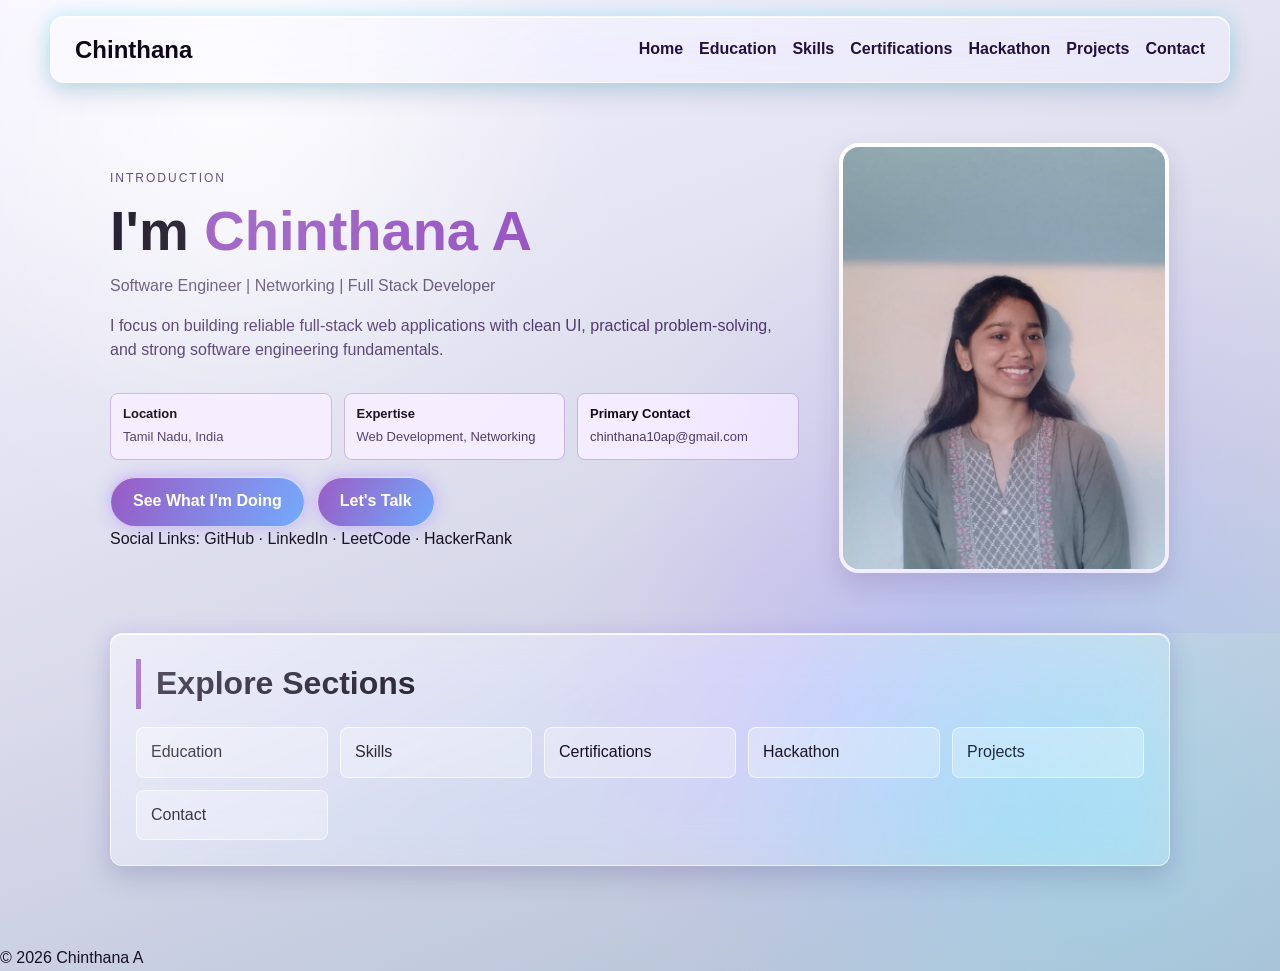
<file: index.html>
<!DOCTYPE html>
<html lang="en">
<head>
  <meta charset="UTF-8">
  <meta name="viewport" content="width=device-width, initial-scale=1.0">
  <title>Chinthana | Home</title>
  <link rel="stylesheet" href="style.css">
</head>
<body>
  <nav>
    <h2 class="logo">Chinthana</h2>
    <ul>
      <li><a href="index.html">Home</a></li>
      <li><a href="education.html">Education</a></li>
      <li><a href="skills.html">Skills</a></li>
      <li><a href="certifications.html">Certifications</a></li>
      <li><a href="achievements.html">Hackathon</a></li>
      <li><a href="projects.html">Projects</a></li>
      <li><a href="contact.html">Contact</a></li>
    </ul>
  </nav>

  <main class="home-main home-clean">
    <section class="home-hero clean-hero">
      <div class="container clean-layout">
        <div class="home-text clean-text">
          <p class="welcome-tag">INTRODUCTION</p>
          <h1>I'm <span>Chinthana A</span></h1>
          <p class="profession">Software Engineer | Networking | Full Stack Developer</p>
          <p class="intro">
            I focus on building reliable full-stack web applications with clean UI, practical
            problem-solving, and strong software engineering fundamentals.
          </p>
          <div class="home-meta">
            <div><strong>Location</strong><span>Tamil Nadu, India</span></div>
            <div><strong>Expertise</strong><span>Web Development, Networking</span></div>
            <div><strong>Primary Contact</strong><span>chinthana10ap@gmail.com</span></div>
          </div>
          <div class="home-actions">
            <a href="projects.html" class="btn">See What I'm Doing</a>
            <a href="contact.html" class="btn btn-outline">Let's Talk</a>
          </div>
          <p class="social-inline">Social Links: GitHub · LinkedIn · LeetCode · HackerRank</p>
        </div>
        <div class="home-photo-wrap">
          <img src="assets/profile-new.png" alt="Chinthana profile photo" class="profile-photo">
        </div>
      </div>
    </section>
    <section class="container quick-links-wrap">
      <div class="quick-links card clean-quick">
        <h2 class="section-title">Explore Sections</h2>
        <div class="quick-grid">
          <a href="education.html">Education</a>
          <a href="skills.html">Skills</a>
          <a href="certifications.html">Certifications</a>
          <a href="achievements.html">Hackathon</a>
          <a href="projects.html">Projects</a>
          <a href="contact.html">Contact</a>
        </div>
      </div>
    </section>
  </main>

  <footer>© 2026 Chinthana A</footer>
</body>
</html>
</file>
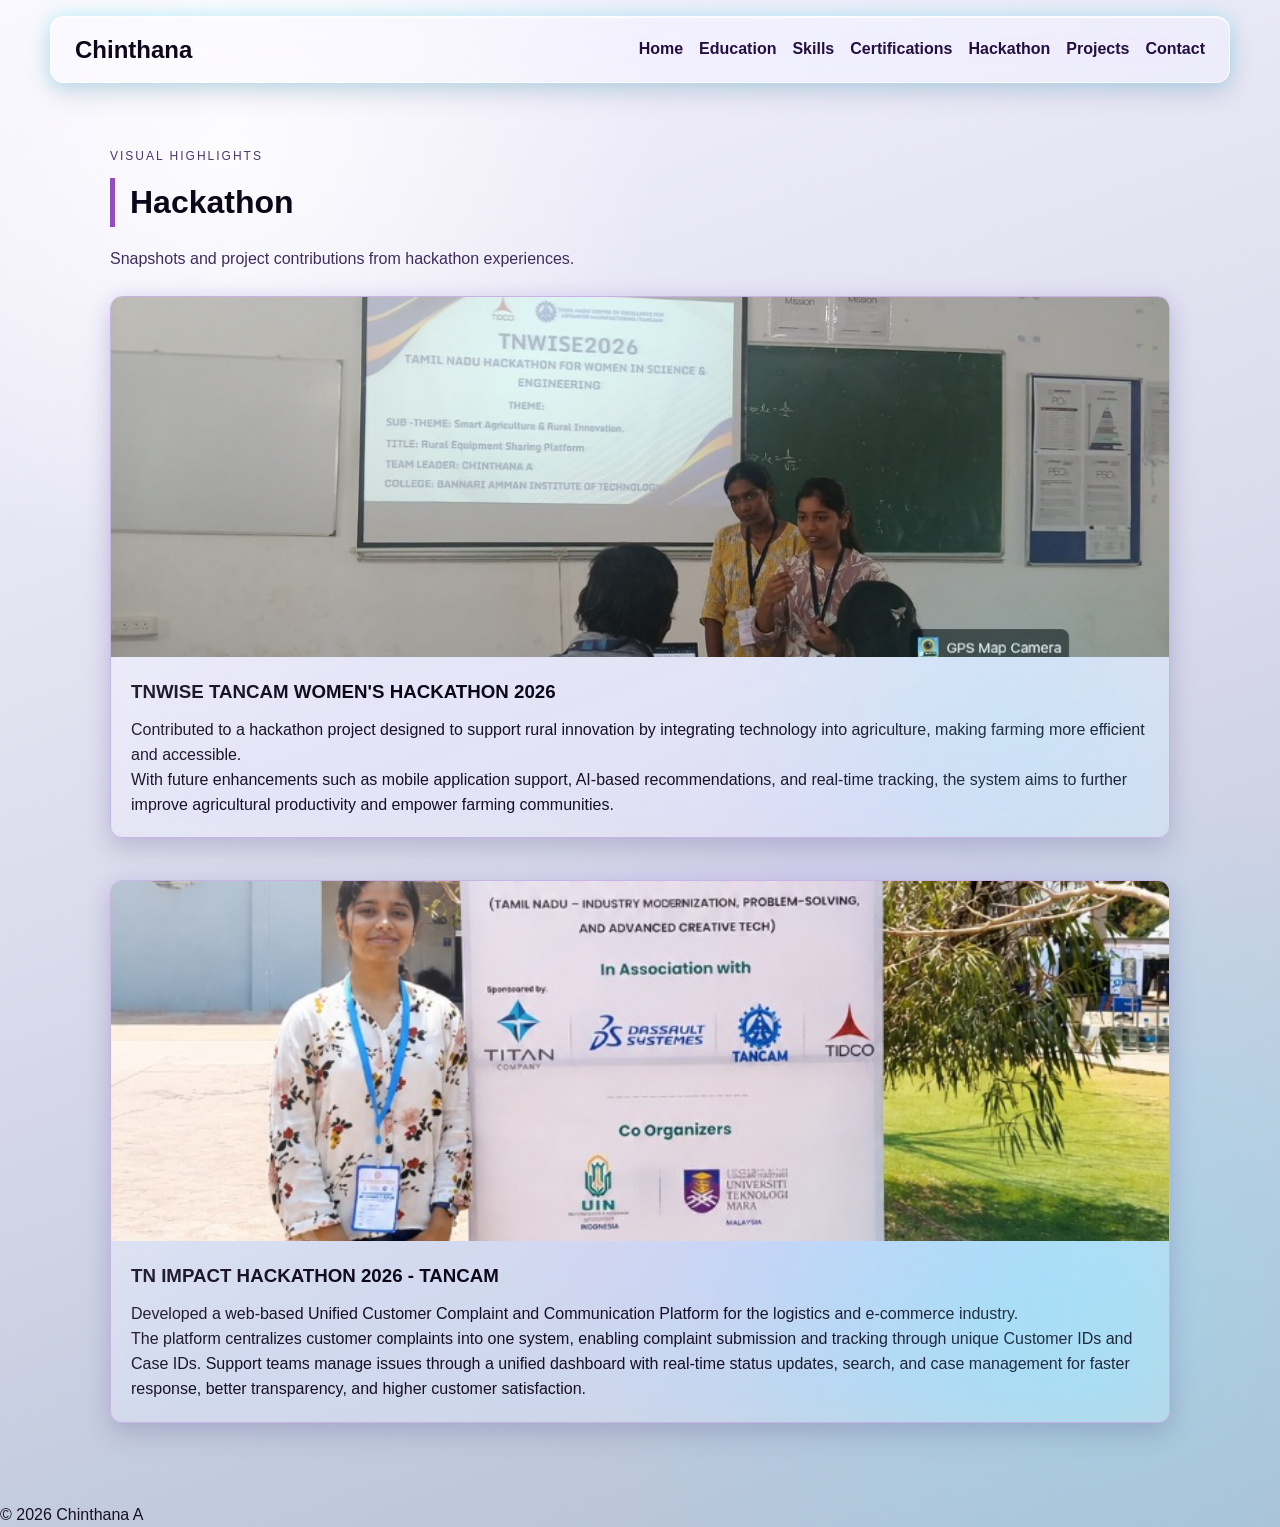
<file: achievements.html>
<!DOCTYPE html>
<html>
<head>
  <meta charset="UTF-8">
  <meta name="viewport" content="width=device-width, initial-scale=1.0">
  <title>Chinthana | Hackathon</title>
  <link rel="stylesheet" href="style.css">
</head>
<body>

<nav>
  <h2 class="logo">Chinthana</h2>
  <ul>
    <li><a href="index.html">Home</a></li>
    <li><a href="education.html">Education</a></li>
    <li><a href="skills.html">Skills</a></li>
    <li><a href="certifications.html">Certifications</a></li>
    <li><a href="achievements.html">Hackathon</a></li>
    <li><a href="projects.html">Projects</a></li>
    <li><a href="contact.html">Contact</a></li>
  </ul>
</nav>

<main class="container">
  <div class="page-header">
    <p class="welcome-tag">VISUAL HIGHLIGHTS</p>
    <h2 class="section-title">Hackathon</h2>
    <p class="section-subtitle">Snapshots and project contributions from hackathon experiences.</p>
  </div>

  <div class="hackathon-grid">
    <article class="card hackathon-card">
      <img src="assets/tnwise-hackathon.png" alt="TNWISE TANCAM Women's Hackathon 2026">
      <div class="hackathon-content">
        <h3>TNWISE TANCAM WOMEN'S HACKATHON 2026</h3>
        <p>
          Contributed to a hackathon project designed to support rural innovation by integrating
          technology into agriculture, making farming more efficient and accessible.
        </p>
        <p>
          With future enhancements such as mobile application support, AI-based recommendations,
          and real-time tracking, the system aims to further improve agricultural productivity and
          empower farming communities.
        </p>
      </div>
    </article>

    <article class="card hackathon-card">
      <img src="assets/tn-impact-hackathon.png" alt="TN IMPACT HACKATHON 2026 - TANCAM">
      <div class="hackathon-content">
        <h3>TN IMPACT HACKATHON 2026 - TANCAM</h3>
        <p>
          Developed a web-based Unified Customer Complaint and Communication Platform for the
          logistics and e-commerce industry.
        </p>
        <p>
          The platform centralizes customer complaints into one system, enabling complaint
          submission and tracking through unique Customer IDs and Case IDs. Support teams manage
          issues through a unified dashboard with real-time status updates, search, and case
          management for faster response, better transparency, and higher customer satisfaction.
        </p>
      </div>
    </article>
  </div>
</main>

<footer>© 2026 Chinthana A</footer>
</body>
</html>
</file>
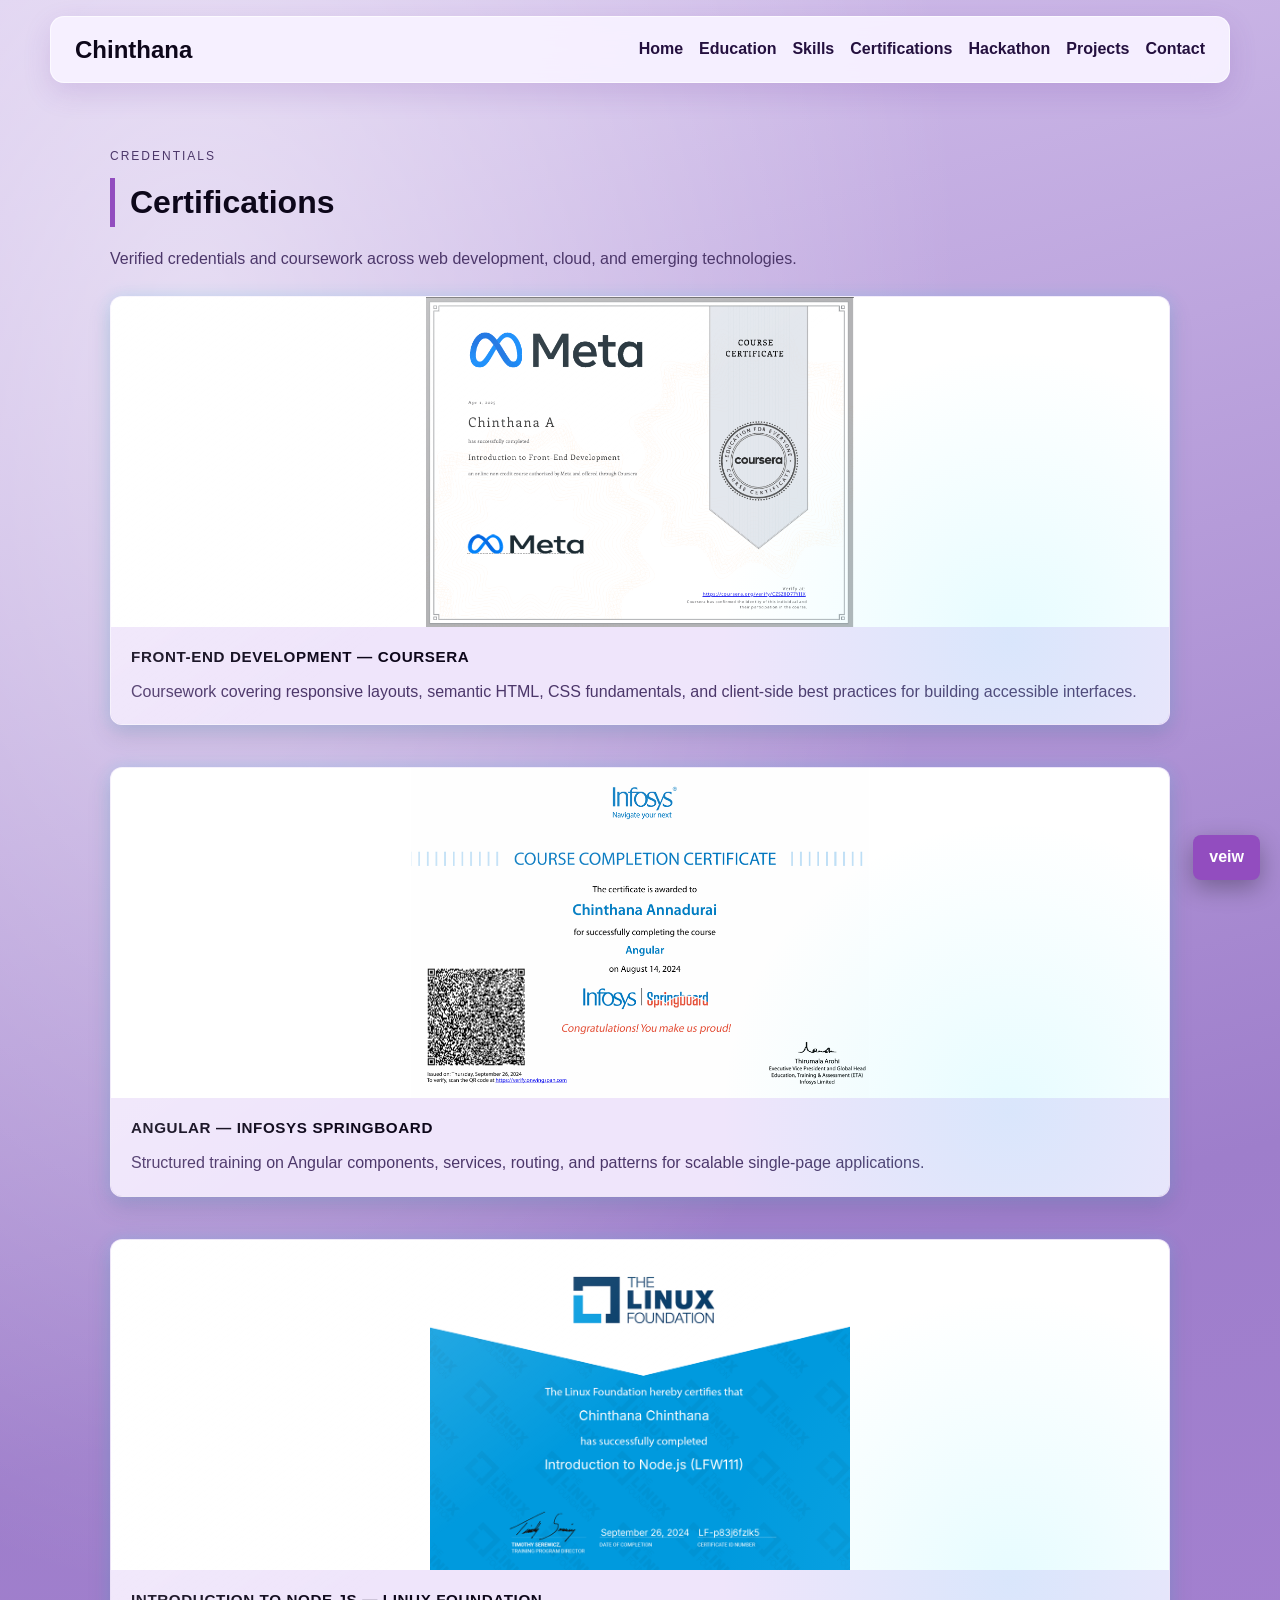
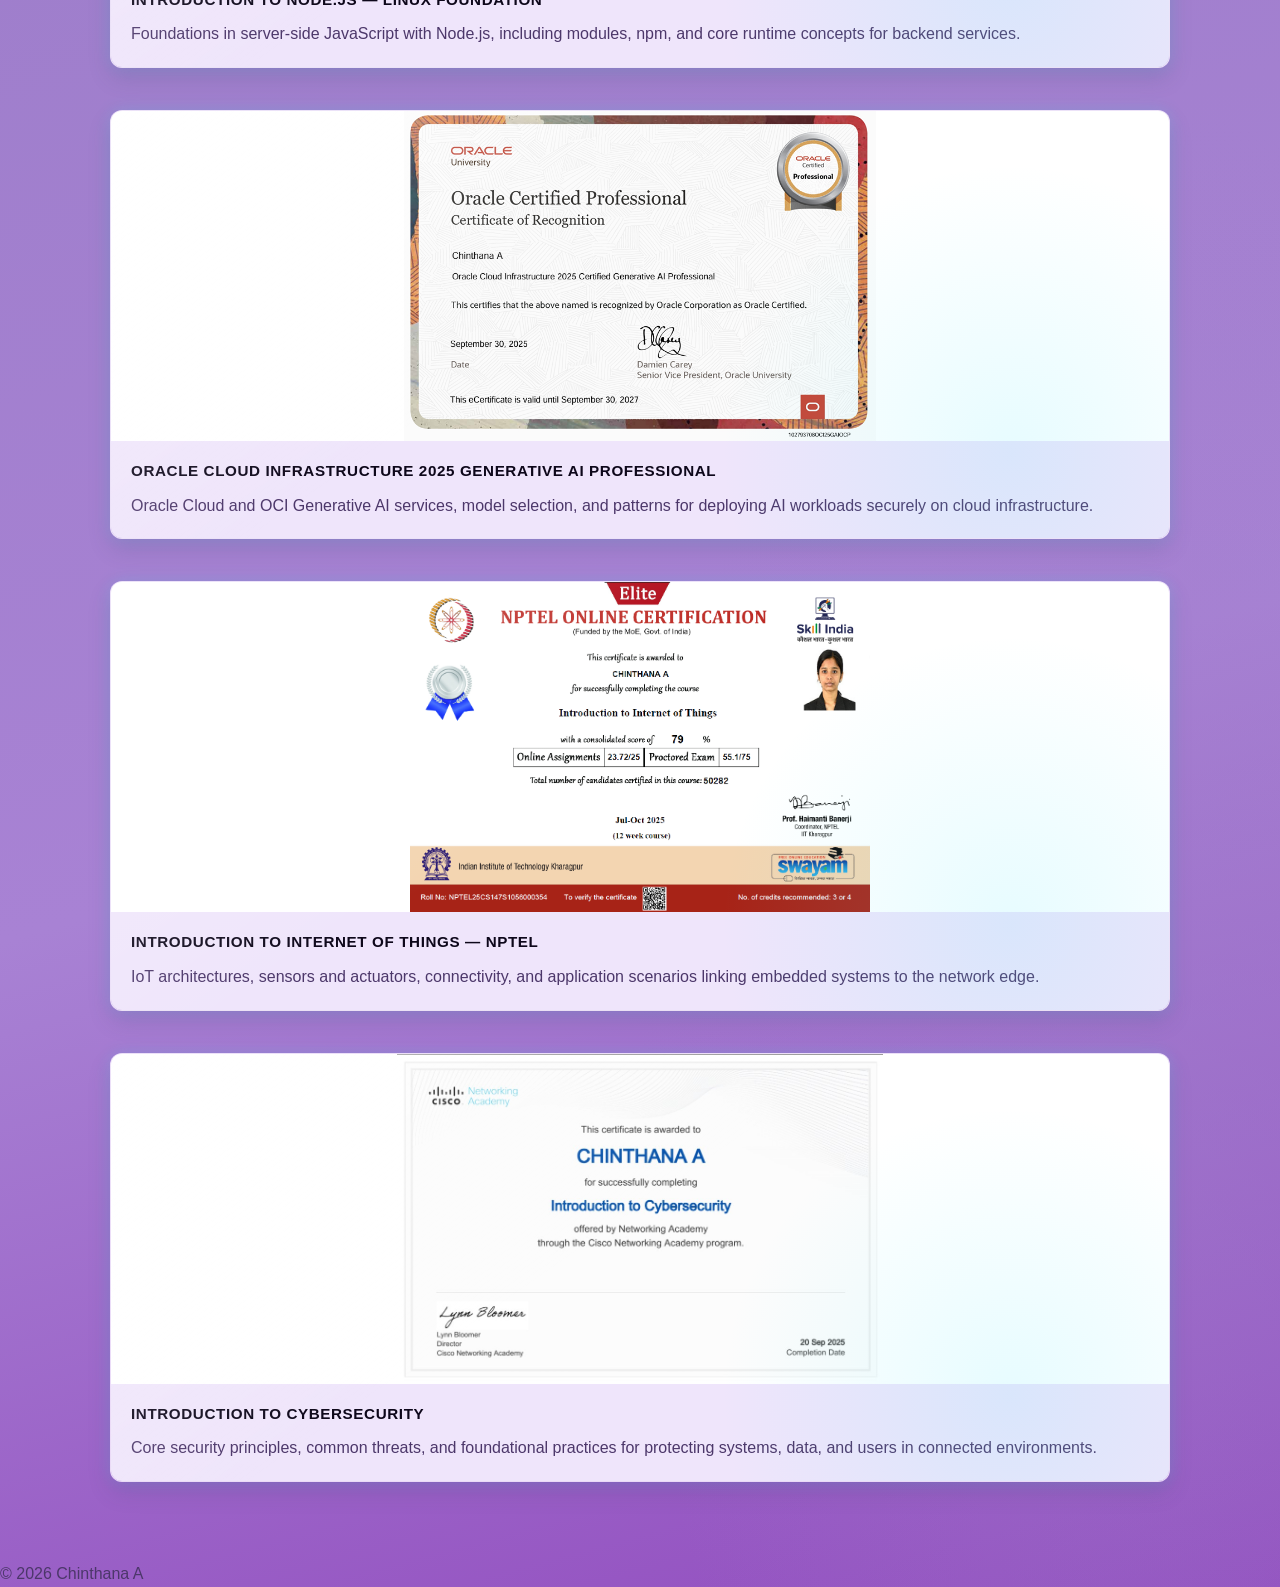
<file: certifications.html>
<!DOCTYPE html>
<html>
<head>
  <meta charset="UTF-8">
  <meta name="viewport" content="width=device-width, initial-scale=1.0">
  <title>Chinthana | Certifications</title>
  <link rel="stylesheet" href="style.css">
</head>
<body class="certifications-page">

<nav>
  <h2 class="logo">Chinthana</h2>
  <ul>
    <li><a href="index.html">Home</a></li>
    <li><a href="education.html">Education</a></li>
    <li><a href="skills.html">Skills</a></li>
    <li><a href="certifications.html">Certifications</a></li>
    <li><a href="achievements.html">Hackathon</a></li>
    <li><a href="projects.html">Projects</a></li>
    <li><a href="contact.html">Contact</a></li>
  </ul>
</nav>

<main class="container">
  <div class="page-header">
    <p class="welcome-tag">CREDENTIALS</p>
    <h2 class="section-title">Certifications</h2>
    <p class="section-subtitle">Verified credentials and coursework across web development, cloud, and emerging technologies.</p>
  </div>

  <div class="hackathon-grid cert-showcase-grid">
    <article class="card hackathon-card cert-showcase-card">
      <a class="cert-showcase-image-link" href="assets/Coursera.jpg" target="_blank" rel="noopener noreferrer">
        <img src="assets/Coursera.jpg" alt="Front-End Development Coursera certificate">
      </a>
      <div class="hackathon-content">
        <h3>Front-End Development — Coursera</h3>
        <p>
          Coursework covering responsive layouts, semantic HTML, CSS fundamentals, and client-side best practices for building accessible interfaces.
        </p>
      </div>
    </article>

    <article class="card hackathon-card cert-showcase-card">
      <a class="cert-showcase-image-link" href="assets/Infosys.jpg" target="_blank" rel="noopener noreferrer">
        <img src="assets/Infosys.jpg" alt="Angular Infosys Springboard certificate">
      </a>
      <div class="hackathon-content">
        <h3>Angular — Infosys Springboard</h3>
        <p>
          Structured training on Angular components, services, routing, and patterns for scalable single-page applications.
        </p>
      </div>
    </article>

    <article class="card hackathon-card cert-showcase-card">
      <a class="cert-showcase-image-link" href="assets/Linux.jpg" target="_blank" rel="noopener noreferrer">
        <img src="assets/Linux.jpg" alt="Introduction to Node.js Linux Foundation certificate">
      </a>
      <div class="hackathon-content">
        <h3>Introduction to Node.js — Linux Foundation</h3>
        <p>
          Foundations in server-side JavaScript with Node.js, including modules, npm, and core runtime concepts for backend services.
        </p>
      </div>
    </article>

    <article class="card hackathon-card cert-showcase-card">
      <a class="cert-showcase-image-link" href="assets/Oracle.jpg" target="_blank" rel="noopener noreferrer">
        <img src="assets/Oracle.jpg" alt="Oracle Cloud Infrastructure Generative AI Professional certificate">
      </a>
      <div class="hackathon-content">
        <h3>Oracle Cloud Infrastructure 2025 Generative AI Professional</h3>
        <p>
          Oracle Cloud and OCI Generative AI services, model selection, and patterns for deploying AI workloads securely on cloud infrastructure.
        </p>
      </div>
    </article>

    <article class="card hackathon-card cert-showcase-card">
      <a class="cert-showcase-image-link" href="assets/NPTEL-IOT.jpg" target="_blank" rel="noopener noreferrer">
        <img src="assets/NPTEL-IOT.jpg" alt="Introduction to Internet of Things NPTEL certificate">
      </a>
      <div class="hackathon-content">
        <h3>Introduction to Internet of Things — NPTEL</h3>
        <p>
          IoT architectures, sensors and actuators, connectivity, and application scenarios linking embedded systems to the network edge.
        </p>
      </div>
    </article>

    <article class="card hackathon-card cert-showcase-card">
      <a class="cert-showcase-image-link" href="assets/cybersecurity-certificate.png" target="_blank" rel="noopener noreferrer">
        <img src="assets/cybersecurity-certificate.png" alt="Introduction to Cybersecurity certificate">
      </a>
      <div class="hackathon-content">
        <h3>Introduction to Cybersecurity</h3>
        <p>
          Core security principles, common threats, and foundational practices for protecting systems, data, and users in connected environments.
        </p>
      </div>
    </article>
  </div>
</main>

<a class="floating-view-link" target="_blank" rel="noopener noreferrer" href="https://drive.google.com/drive/folders/1oohsq_G3y2Xkpie_LrRq5mHi6Vs8NeSr?usp=sharing">veiw</a>

<footer>© 2026 Chinthana A</footer>
</body>
</html>
</file>
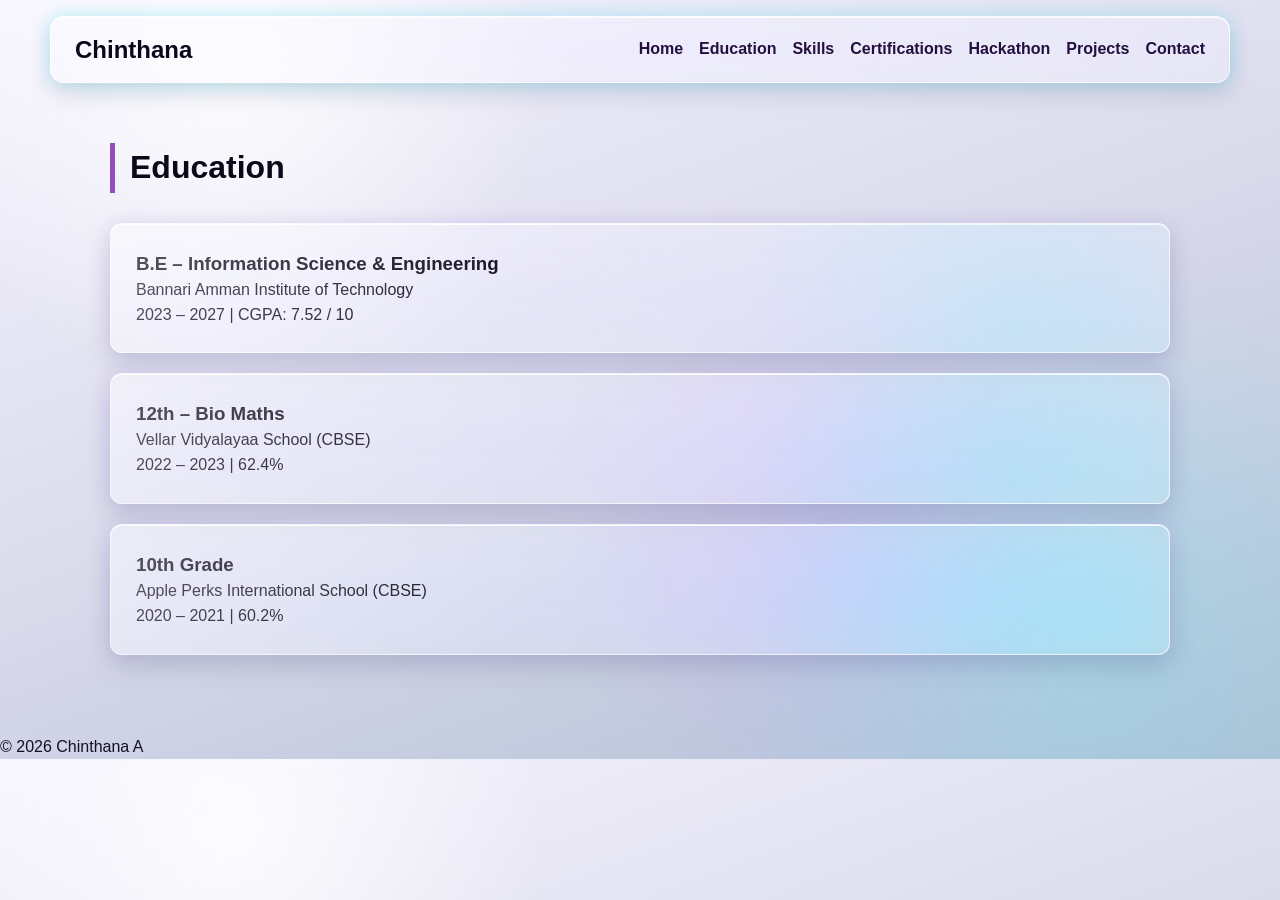
<file: education.html>
<!DOCTYPE html>
<html>
<head>
  <title>Education | Chinthana</title>
  <link rel="stylesheet" href="style.css">
</head>
<body>
  
<nav>
  <h2 class="logo">Chinthana</h2>
  <ul>
    <li><a href="index.html">Home</a></li>
    <li><a href="education.html">Education</a></li>
    <li><a href="skills.html">Skills</a></li>
    <li><a href="certifications.html">Certifications</a></li>
    <li><a href="achievements.html">Hackathon</a></li>
    <li><a href="projects.html">Projects</a></li>
    <li><a href="contact.html">Contact</a></li>
  </ul>
</nav>

<div class="container">
  <h2 class="section-title">Education</h2>

  <div class="card">
    <h3>B.E – Information Science & Engineering</h3>
    <p>Bannari Amman Institute of Technology</p>
    <p>2023 – 2027 | CGPA: 7.52 / 10</p>
  </div>

  <div class="card">
    <h3>12th – Bio Maths</h3>
    <p>Vellar Vidyalayaa School (CBSE)</p>
    <p>2022 – 2023 | 62.4%</p>
  </div>

  <div class="card">
    <h3>10th Grade</h3>
    <p>Apple Perks International School (CBSE)</p>
    <p>2020 – 2021 | 60.2%</p>
  </div>
</div>

<footer>© 2026 Chinthana A</footer>
</body>
</html>
</file>
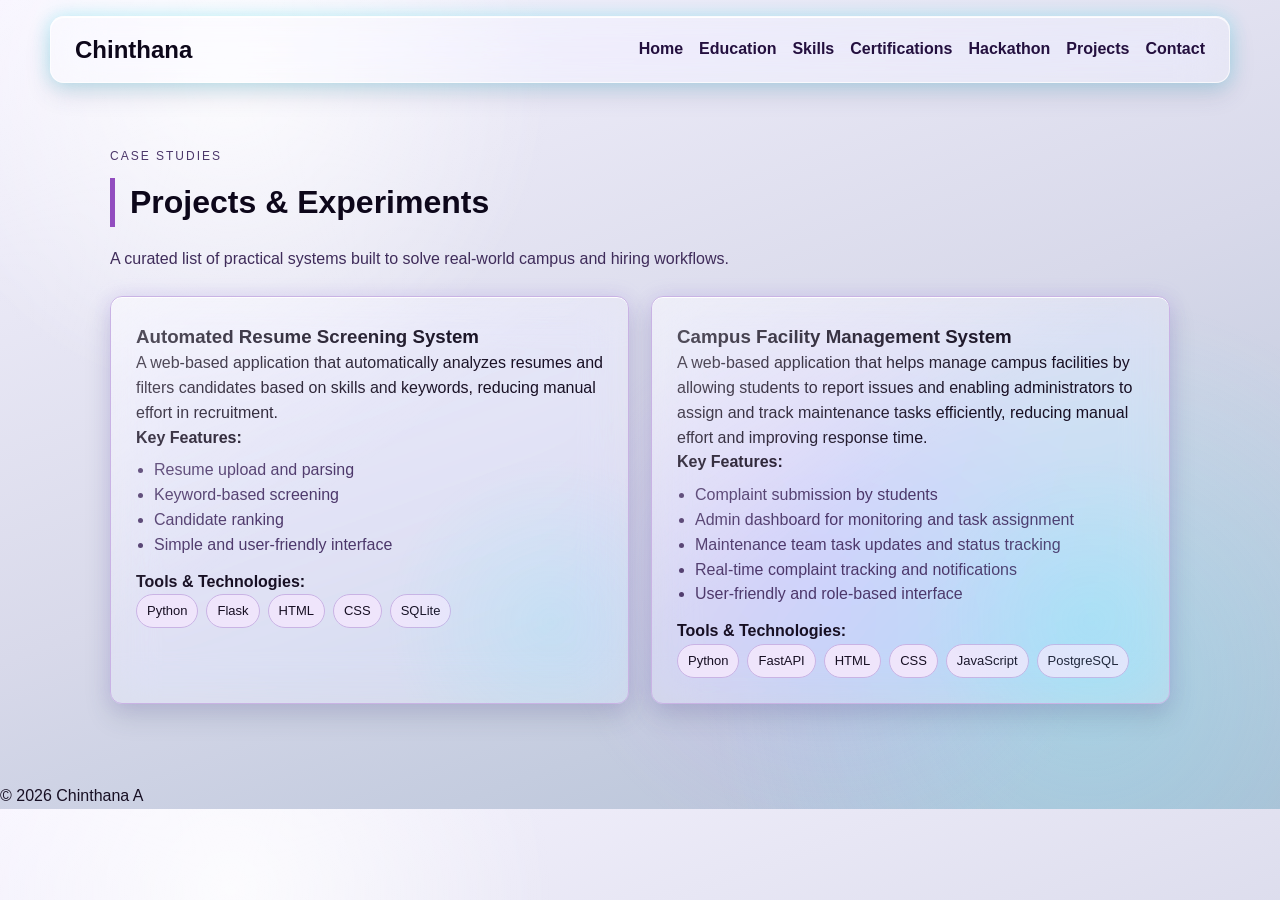
<file: projects.html>
<!DOCTYPE html>
<html lang="en">
<head>
  <meta charset="UTF-8">
  <meta name="viewport" content="width=device-width, initial-scale=1.0">
  <title>Projects | Chinthana</title>
  <link rel="stylesheet" href="style.css">
</head>
<body>
<nav>
  <h2 class="logo">Chinthana</h2>
  <ul>
    <li><a href="index.html">Home</a></li>
    <li><a href="education.html">Education</a></li>
    <li><a href="skills.html">Skills</a></li>
    <li><a href="certifications.html">Certifications</a></li>
    <li><a href="achievements.html">Hackathon</a></li>
    <li><a href="projects.html">Projects</a></li>
    <li><a href="contact.html">Contact</a></li>
  </ul>
</nav>

<main class="container">
  <div class="page-header">
    <p class="welcome-tag">CASE STUDIES</p>
    <h2 class="section-title">Projects & Experiments</h2>
    <p class="section-subtitle">A curated list of practical systems built to solve real-world campus and hiring workflows.</p>
  </div>

  <div class="project-modern-grid">
    <article class="card project-modern">
      <h3>Automated Resume Screening System</h3>
      <p>
        A web-based application that automatically analyzes resumes and filters candidates based on
        skills and keywords, reducing manual effort in recruitment.
      </p>
      <p><strong>Key Features:</strong></p>
      <ul class="project-list">
        <li>Resume upload and parsing</li>
        <li>Keyword-based screening</li>
        <li>Candidate ranking</li>
        <li>Simple and user-friendly interface</li>
      </ul>
      <p><strong>Tools & Technologies:</strong></p>
      <div class="tag-list">
        <span>Python</span><span>Flask</span><span>HTML</span><span>CSS</span><span>SQLite</span>
      </div>
    </article>

    <article class="card project-modern">
      <h3>Campus Facility Management System</h3>
      <p>
        A web-based application that helps manage campus facilities by allowing students to report
        issues and enabling administrators to assign and track maintenance tasks efficiently,
        reducing manual effort and improving response time.
      </p>
      <p><strong>Key Features:</strong></p>
      <ul class="project-list">
        <li>Complaint submission by students</li>
        <li>Admin dashboard for monitoring and task assignment</li>
        <li>Maintenance team task updates and status tracking</li>
        <li>Real-time complaint tracking and notifications</li>
        <li>User-friendly and role-based interface</li>
      </ul>
      <p><strong>Tools & Technologies:</strong></p>
      <div class="tag-list">
        <span>Python</span><span>FastAPI</span><span>HTML</span><span>CSS</span><span>JavaScript</span><span>PostgreSQL</span>
      </div>
    </article>
  </div>
</main>

<footer>© 2026 Chinthana A</footer>
</body>
</html>
</file>
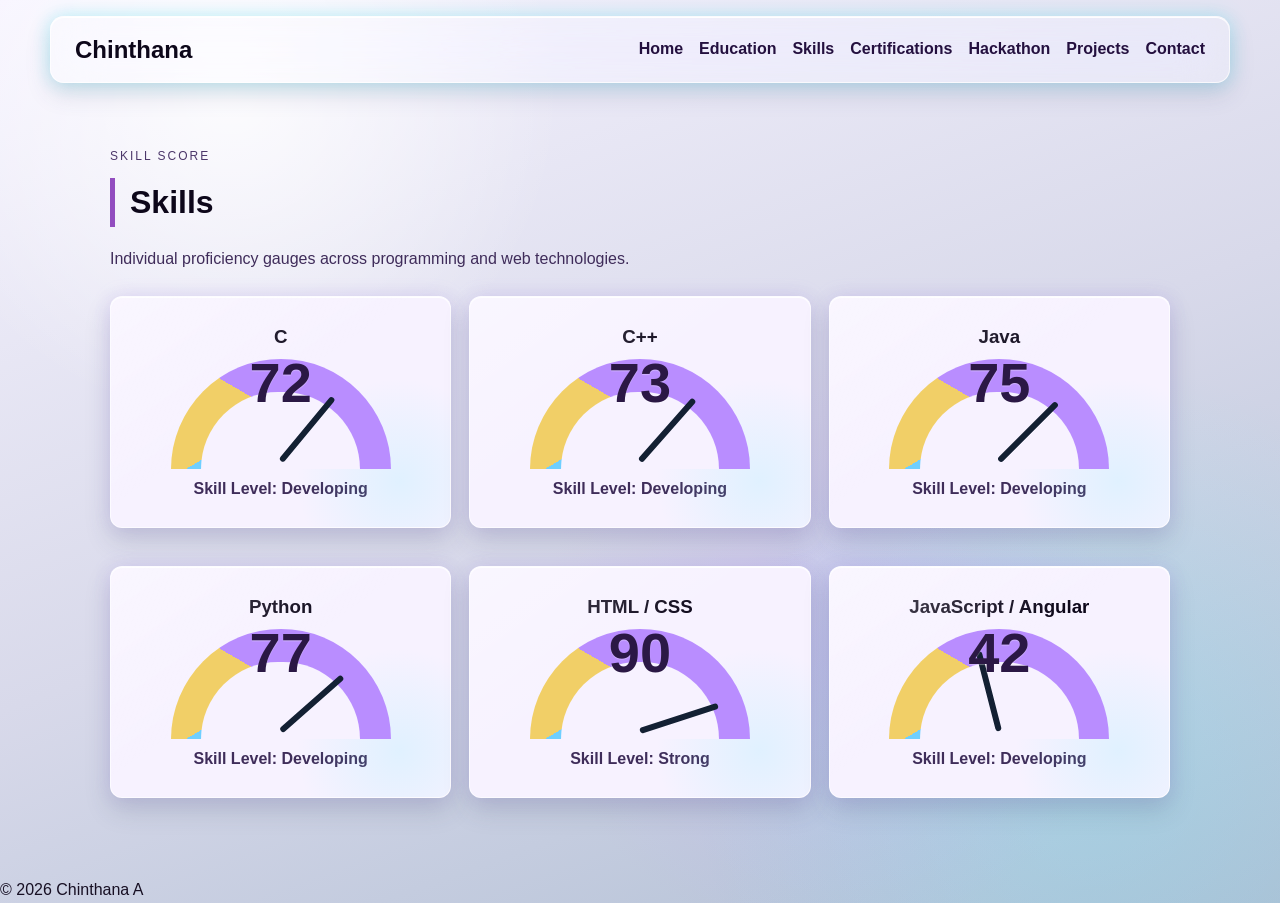
<file: skills.html>
<!DOCTYPE html>
<html>
<head>
  <meta charset="UTF-8">
  <meta name="viewport" content="width=device-width, initial-scale=1.0">
  <title>Skills | Chinthana</title>
  <link rel="stylesheet" href="style.css">
</head>
<body>

<nav>
  <h2 class="logo">Chinthana</h2>
  <ul>
    <li><a href="index.html">Home</a></li>
    <li><a href="education.html">Education</a></li>
    <li><a href="skills.html">Skills</a></li>
    <li><a href="certifications.html">Certifications</a></li>
    <li><a href="achievements.html">Hackathon</a></li>
    <li><a href="projects.html">Projects</a></li>
    <li><a href="contact.html">Contact</a></li>
  </ul>
</nav>

<div class="container">
  <div class="page-header">
    <p class="welcome-tag">SKILL SCORE</p>
    <h2 class="section-title">Skills</h2>
    <p class="section-subtitle">Individual proficiency gauges across programming and web technologies.</p>
  </div>

  <div class="skill-gauge-grid">
    <article class="card gauge-card">
      <h3>C</h3>
      <div class="semi-gauge" style="--value:72">
        <span class="gauge-value">72</span>
      </div>
      <p class="gauge-label">Skill Level: Developing</p>
    </article>

    <article class="card gauge-card">
      <h3>C++</h3>
      <div class="semi-gauge" style="--value:73">
        <span class="gauge-value">73</span>
      </div>
      <p class="gauge-label">Skill Level: Developing</p>
    </article>

    <article class="card gauge-card">
      <h3>Java</h3>
      <div class="semi-gauge" style="--value:75">
        <span class="gauge-value">75</span>
      </div>
      <p class="gauge-label">Skill Level: Developing</p>
    </article>

    <article class="card gauge-card">
      <h3>Python</h3>
      <div class="semi-gauge" style="--value:77">
        <span class="gauge-value">77</span>
      </div>
      <p class="gauge-label">Skill Level: Developing</p>
    </article>

    <article class="card gauge-card">
      <h3>HTML / CSS</h3>
      <div class="semi-gauge" style="--value:90">
        <span class="gauge-value">90</span>
      </div>
      <p class="gauge-label">Skill Level: Strong</p>
    </article>

    <article class="card gauge-card">
      <h3>JavaScript / Angular</h3>
      <div class="semi-gauge" style="--value:42">
        <span class="gauge-value">42</span>
      </div>
      <p class="gauge-label">Skill Level: Developing</p>
    </article>
  </div>
</div>

<footer>© 2026 Chinthana A</footer>
</body>
</html>
</file>
<file: style.css>
:root {
  --bg: #eadcfb;
  --card: #f7f2ff;
--text: #170f23;
  --muted: #4c376a;
  --accent: #924dbf;
--heading: #0d071a;
  --line: #c9b3e4;
  --glass-bg: rgba(255, 255, 255, 0.24);
  --glass-line: rgba(255, 255, 255, 0.68);
  --glass-highlight: rgba(255, 255, 255, 0.9);
}

* {
  margin: 0;
  padding: 0;
  box-sizing: border-box;
  font-family: "Segoe UI", sans-serif;
}

html {
  scroll-behavior: smooth;
}

body {
  background:
    radial-gradient(circle at 18% 10%, rgba(255, 255, 255, 0.82) 0%, transparent 25%),
    radial-gradient(circle at 85% 84%, rgba(102, 239, 255, 0.24) 0%, transparent 30%),
    radial-gradient(circle at 65% 72%, rgba(193, 146, 255, 0.22) 0%, transparent 28%),
    linear-gradient(160deg, #f7f4ff 0%, #d8d9ea 52%, #b0bfd4 100%);
  color: var(--text);
  line-height: 1.55;
}

nav {
  position: sticky;
  top: 0;
  width: min(1180px, 94%);
  margin: 16px auto 0;
  background: var(--glass-bg);
  border-radius: 14px;
  padding: 14px 24px;
  display: flex;
  justify-content: space-between;
  align-items: center;
  z-index: 1000;
  box-shadow:
    inset 0 1px 0 var(--glass-highlight),
    0 10px 24px rgba(62, 70, 109, 0.18),
    0 0 18px rgba(84, 246, 255, 0.35);
  border: 1px solid var(--glass-line);
  backdrop-filter: blur(24px) saturate(150%);
  -webkit-backdrop-filter: blur(24px) saturate(150%);
}

nav ul {
  list-style: none;
  display: flex;
  gap: 16px;
  flex-wrap: wrap;
}

nav h2 {
  color: var(--heading);
}

nav a {
  text-decoration: none;
  color: #24103f;
  font-weight: 600;
}

nav a:hover {
  color: var(--accent);
  border-bottom: 2px solid var(--accent);
  padding-bottom: 4px;
}

.container {
  max-width: 1100px;
  margin: auto;
  padding: 60px 20px;
}

.home-main {
  min-height: calc(100vh - 140px);
}

.home-clean {
  background: transparent;
}

.home-hero {
  position: relative;
  overflow: hidden;
}

.home-hero::before {
  content: "";
  position: absolute;
  inset: 0;
  background:
    radial-gradient(circle at 20% 20%, rgba(255, 255, 255, 0.18), transparent 35%),
    radial-gradient(circle at 80% 80%, rgba(150, 120, 255, 0.2), transparent 35%);
  pointer-events: none;
}

.home-hero-grid {
  display: grid;
  grid-template-columns: 1.2fr 0.8fr;
  align-items: center;
  gap: 36px;
  position: relative;
}

.welcome-tag {
  display: inline-block;
  letter-spacing: 2px;
  color: var(--muted);
  font-size: 12px;
  margin-bottom: 12px;
}

.home-text h1 {
  font-size: 52px;
  line-height: 1.2;
}

.home-text h1 span {
  color: var(--accent);
}

.home-actions {
  display: flex;
  gap: 12px;
  margin-top: 16px;
}

.btn-outline {
  background: transparent;
  color: var(--text);
  border: 2px solid var(--accent);
}

.btn-outline:hover {
  background: rgba(255, 138, 0, 0.12);
}

.home-photo-wrap {
  display: flex;
  justify-content: center;
}

.clean-layout {
  display: grid;
  grid-template-columns: 1.35fr 0.65fr;
  gap: 40px;
  align-items: center;
}

.clean-text h1 {
  font-size: 56px;
  line-height: 1.15;
}

.clean-text .profession {
  color: #5d4f74;
  font-weight: 500;
}

.home-meta {
  display: grid;
  grid-template-columns: repeat(auto-fit, minmax(180px, 1fr));
  gap: 12px;
  margin: 14px 0 10px;
}

.home-meta div {
  border: 1px solid var(--line);
  background: #f4edff;
  border-radius: 8px;
  padding: 10px 12px;
}

.home-meta strong {
  display: block;
  color: var(--heading);
  font-size: 13px;
}

.home-meta span {
  color: var(--muted);
  font-size: 13px;
}

.social-inline {\n  margin-top: 16px;\n  color: var(--text);\n  font-size: 14px;\n}

.clean-quick {
  border: 1px solid var(--line);
  background: #f5eeff;
}

.quick-links-wrap {
  padding-top: 0;
}

.quick-links .section-title {
  margin-bottom: 18px;
}

.quick-grid {
  display: grid;
  grid-template-columns: repeat(auto-fit, minmax(180px, 1fr));
  gap: 12px;
}

.quick-grid a {
  display: block;
  padding: 12px 14px;
  border-radius: 8px;
  color: var(--text);
  text-decoration: none;
  border: 1px solid var(--glass-line);
  background: rgba(255, 255, 255, 0.3);
  transition: all 0.2s ease;
}

.quick-grid a:hover {
  border-color: rgba(153, 116, 255, 0.85);
  color: #2d1751;
  transform: translateY(-2px);
  box-shadow: 0 0 16px rgba(106, 235, 252, 0.35);
}

.page-header {
  margin-bottom: 24px;
}

.section-subtitle {
  color: #3f2c5a;
  margin-top: -10px;
}

.page-section {
  min-height: 100vh;
  scroll-snap-align: start;
  scroll-margin-top: 90px;
  display: flex;
  align-items: center;
}

.section-title {
  font-size: 32px;
  margin-bottom: 30px;
  border-left: 5px solid var(--accent);
  padding-left: 15px;
  color: var(--heading);
}

h1, h2, h3 {
  color: var(--heading);
}

.hero-content {
  display: flex;
  flex-direction: column;
  align-items: center;
  justify-content: center;
  gap: 24px;
  text-align: center;
}

.profile-photo {
  width: 330px;
  height: 430px;
  border-radius: 20px;
  border: 4px solid #ffffff;
  object-fit: cover;
  object-position: center top;
  box-shadow: 0 12px 24px rgba(66, 42, 92, 0.16);
}

.hero-text {
  max-width: 760px;
}

.hero h1 {
  font-size: 44px;
}

.profession {
  margin: 10px 0;
  color: var(--accent);
  font-weight: 600;
}

.intro {
  margin: 15px 0 30px;
  color: var(--muted);
}

.btn {
  display: inline-block;
  padding: 12px 22px;
  background: linear-gradient(120deg, rgba(146, 77, 191, 0.95), rgba(103, 165, 255, 0.95));
  color: #fff;
  border-radius: 999px;
  text-decoration: none;
  font-weight: bold;
  border: 1px solid rgba(255, 255, 255, 0.6);
  box-shadow:
    inset 0 1px 0 rgba(255, 255, 255, 0.75),
    0 0 16px rgba(161, 120, 255, 0.45);
}

.card {
  background: var(--glass-bg);
  padding: 25px;
  border-radius: 12px;
  margin-bottom: 20px;
  box-shadow:
    inset 0 1px 0 var(--glass-highlight),
    0 12px 26px rgba(57, 67, 97, 0.18),
    0 0 18px rgba(176, 147, 255, 0.22);
  border: 1px solid var(--glass-line);
  backdrop-filter: blur(22px) saturate(150%);
  -webkit-backdrop-filter: blur(22px) saturate(150%);
  position: relative;
  overflow: hidden;
}

.card::before {
  content: "";
  position: absolute;
  inset: 0;
  background:
    linear-gradient(145deg, rgba(255, 255, 255, 0.34), transparent 45%),
    radial-gradient(circle at 85% 80%, rgba(104, 235, 255, 0.16), transparent 30%);
  pointer-events: none;
}

.skills-grid {
  display: grid;
  grid-template-columns: repeat(auto-fit, minmax(320px, 1fr));
  gap: 30px;
}

.skill {
  margin-bottom: 18px;
}

.skill span {
  display: block;
  margin-bottom: 6px;
}

.bar {
  height: 10px;
  background: #2a2f45;
  border-radius: 10px;
}

.fill {
  height: 100%;
  background: var(--accent);
  border-radius: 10px;
}

.achievement-list {
  list-style: none;
  color: var(--text);
}

.achievement-list li {
  padding: 10px 0;
  display: flex;
  align-items: center;
  gap: 10px;
}

.badge {
  background: var(--accent);
  color: #111;
  font-size: 12px;
  font-weight: 700;
  border-radius: 999px;
  padding: 4px 9px;
}

.cert-grid {
  display: grid;
  grid-template-columns: repeat(auto-fit, minmax(220px, 1fr));
  gap: 25px;
}

.cert-card img {
  width: 100%;
  height: 280px;
  object-fit: contain;
  border-radius: 6px;
  background: #ffffff;
  padding: 6px;
}

.cert-card h3 {
  margin-top: 10px;
  font-size: 15px;
}

.cert-image-link {
  display: block;
}

.cert-card {
  border: 1px solid var(--line);
  transition: transform 0.2s ease, border-color 0.2s ease;
}

.cert-card:hover {
  border-color: var(--accent);
  transform: translateY(-4px);
}

.skill-gauge-grid {
  display: grid;
  grid-template-columns: repeat(3, minmax(240px, 1fr));
  gap: 18px;
}

.gauge-card {
  text-align: center;
  background: #f7f2ff;
}

.gauge-card h3 {
  margin-bottom: 8px;
}

.semi-gauge {
  --deg: calc(var(--value) * 1.8deg);
  position: relative;
  width: 100%;
  max-width: 220px;
  margin: 0 auto;
  aspect-ratio: 2 / 1;
  border-top-left-radius: 220px;
  border-top-right-radius: 220px;
  overflow: hidden;
  background:
    conic-gradient(
      from 180deg,
      #6fcfff 0deg 60deg,
      #f1cf67 60deg 120deg,
      #b98dff 120deg 180deg
    );
}

.semi-gauge::before {
  content: "";
  position: absolute;
  left: 14%;
  right: 14%;
  top: 30%;
  bottom: 0;
  background: #f7f2ff;
  border-top-left-radius: 200px;
  border-top-right-radius: 200px;
}

.semi-gauge::after {
  content: "";
  position: absolute;
  left: 50%;
  bottom: 8px;
  width: 6px;
  height: 82px;
  border-radius: 99px;
  background: #132033;
  transform-origin: bottom center;
  transform: translateX(-50%) rotate(calc(-90deg + var(--deg)));
}

.gauge-value {
  position: absolute;
  left: 50%;
  bottom: 42px;
  transform: translateX(-50%);
  font-size: 56px;
  font-weight: 700;
  color: #2b1845;
  z-index: 2;
  text-shadow: 0 1px 1px rgba(255, 255, 255, 0.35);
}

.gauge-label {
  margin-top: 8px;
  font-weight: 600;
  color: #3f2d5a;
}

.project-card p {
  margin: 10px 0;
}

.project-list {
  margin: 8px 0 12px 18px;
  color: var(--muted);
}

.project-modern-grid {
  display: grid;
  grid-template-columns: repeat(auto-fit, minmax(320px, 1fr));
  gap: 22px;
}

.project-modern {
  border: 1px solid var(--line);
  transition: transform 0.2s ease, border-color 0.2s ease;
}

.project-modern:hover {
  border-color: var(--accent);
  transform: translateY(-2px);
  box-shadow: 0 0 20px rgba(146, 118, 255, 0.3);
}

.tag-list {
  display: flex;
  flex-wrap: wrap;
  gap: 8px;
}

.tag-list span {
  background: #efe5fb;
  border: 1px solid var(--line);
  border-radius: 999px;
  font-size: 13px;
  padding: 6px 10px;
}

.hackathon-grid {
  display: grid;
  gap: 22px;
}

.hackathon-card {
  padding: 0;
  overflow: hidden;
  border: 1px solid var(--line);
}

.hackathon-card img {
  width: 100%;
  height: 360px;
  object-fit: cover;
  display: block;
}

.hackathon-content {
  padding: 20px;
}

.hackathon-content h3 {
  margin-bottom: 12px;
}

.contact-links {
  display: grid;
  gap: 12px;
}

.contact-links a {
  color: var(--heading);
  text-decoration: none;
  font-weight: 600;
}

.contact-links a:hover {
  color: var(--accent);
}

.contact-layout {
  display: grid;
  grid-template-columns: repeat(auto-fit, minmax(260px, 1fr));
  gap: 18px;
}

.contact-info p {
  margin-bottom: 16px;
}

.contact-note h3 {
  margin-bottom: 8px;
}

.floating-view-link {
  position: fixed;
  right: 20px;
  bottom: 20px;
  z-index: 1200;
  text-decoration: none;
  background: var(--accent);
  color: #fff;
  font-weight: 700;
  padding: 10px 16px;
  border-radius: 8px;
  box-shadow: 0 8px 24px rgba(0, 0, 0, 0.3);
}

footer {\n  text-align: center;\n  padding: 20px;\n  color: var(--text);\n}

/* Certifications page — lighter palette (#9E7ECB … #924DBF) */
body.certifications-page {
  background:
    radial-gradient(ellipse 120% 80% at 15% 10%, rgba(255, 255, 255, 0.55) 0%, transparent 50%),
    radial-gradient(ellipse 90% 70% at 90% 85%, rgba(158, 126, 203, 0.45) 0%, transparent 45%),
    linear-gradient(165deg, #d4c2ec 0%, #9e7ecb 42%, #a882d4 72%, #924dbf 100%);
  color: var(--text);
}

body.certifications-page .welcome-tag {
  color: var(--muted);
}

body.certifications-page .section-subtitle {
  color: var(--muted);
}

body.certifications-page nav {
  background: rgba(247, 242, 255, 0.95);
  box-shadow: 0 10px 28px rgba(115, 59, 160, 0.16);
}

body.certifications-page nav h2 {
  color: var(--heading);
}

body.certifications-page .hackathon-card {
  border: 1px solid var(--glass-line);
  background: rgba(255, 255, 255, 0.3);
  box-shadow:
    inset 0 1px 0 var(--glass-highlight),
    0 10px 22px rgba(62, 70, 109, 0.18),
    0 0 16px rgba(88, 230, 255, 0.2);
}

body.certifications-page .hackathon-card .hackathon-content {
  background: #efe5fb;
  color: var(--text);
}

body.certifications-page .hackathon-content h3 {
  text-transform: uppercase;
  letter-spacing: 0.04em;
  font-size: 0.95rem;
  line-height: 1.35;
}

body.certifications-page .hackathon-content p {
  color: var(--muted);
}

body.certifications-page .cert-showcase-image-link {
  display: block;
  background: #ffffff;
  padding: 0;
}

body.certifications-page .cert-showcase-card img {
  width: 100%;
  height: 330px;
  object-fit: contain;
  background: #ffffff;
  padding: 0;
}

body.certifications-page footer {
  color: var(--muted);
}

.contact-glass-wrap {
  padding: 20px;
}

.contact-top-grid {
  display: grid;
  grid-template-columns: repeat(3, minmax(220px, 1fr));
  gap: 12px;
  margin-bottom: 14px;
}

.contact-top-item {
  border: 1px solid var(--glass-line);
  background: rgba(255, 255, 255, 0.26);
  border-radius: 14px;
  padding: 14px 16px;
  backdrop-filter: blur(20px) saturate(140%);
  -webkit-backdrop-filter: blur(20px) saturate(140%);
  box-shadow:
    inset 0 1px 0 var(--glass-highlight),
    0 0 14px rgba(122, 236, 255, 0.2);
}

.contact-top-label {
  text-transform: uppercase;
  letter-spacing: 3px;
  font-size: 11px;
  color: #5d4f74;
  font-weight: 700;
}

.contact-top-value {\n  font-size: 18px;\n  font-weight: 500;\n  color: var(--text);\n}

.contact-social-panel {
  border: 1px solid var(--glass-line);
  background: rgba(255, 255, 255, 0.22);
  border-radius: 18px;
  padding: 14px;
  backdrop-filter: blur(22px) saturate(140%);
  -webkit-backdrop-filter: blur(22px) saturate(140%);
  box-shadow:
    inset 0 1px 0 var(--glass-highlight),
    0 0 18px rgba(182, 142, 255, 0.25);
}

.contact-social-grid {
  margin-top: 10px;
  display: grid;
  grid-template-columns: repeat(2, minmax(220px, 1fr));
  gap: 10px;
}

.contact-social-item {
  display: flex;
  align-items: center;
  gap: 12px;
  padding: 10px 12px;
  border-radius: 12px;
  text-decoration: none;
  color: var(--heading);
  border: 1px solid var(--glass-line);
  background: rgba(255, 255, 255, 0.28);
  transition: transform 0.2s ease, border-color 0.2s ease;
}

.contact-social-item:hover {
  transform: translateY(-2px);
  border-color: rgba(146, 77, 191, 0.65);
  box-shadow: 0 0 15px rgba(98, 232, 255, 0.35);
}

.contact-social-item img {
  width: 24px;
  height: 24px;
  object-fit: contain;
  border-radius: 0;
}

.social-svg {
  width: 24px;
  height: 24px;
  display: inline-flex;
}

.social-svg svg {
  width: 24px;
  height: 24px;
  display: block;
}

.contact-social-item span {
  font-weight: 700;
}

@media (max-width: 768px) {
  nav {
    padding: 12px 14px;
    border-radius: 10px;
  }

  nav ul {
    gap: 10px;
  }

  .home-hero-grid {
    grid-template-columns: 1fr;
    text-align: center;
  }

  .clean-layout {
    grid-template-columns: 1fr;
    text-align: center;
  }

  .home-actions {
    justify-content: center;
    flex-wrap: wrap;
  }

  .home-text h1 {
    font-size: 32px;
  }

  .profile-photo {
    width: 230px;
    height: 300px;
  }

  .skill-gauge-grid {
    grid-template-columns: 1fr;
  }

  .contact-top-grid,
  .contact-social-grid {
    grid-template-columns: 1fr;
  }

  .contact-top-value {
    font-size: 18px;
  }
}
/* Perf optimization */\nimg {\n  content-visibility: auto;\n  contain-intrinsic-size: 300px 400px;\n}
</file>
